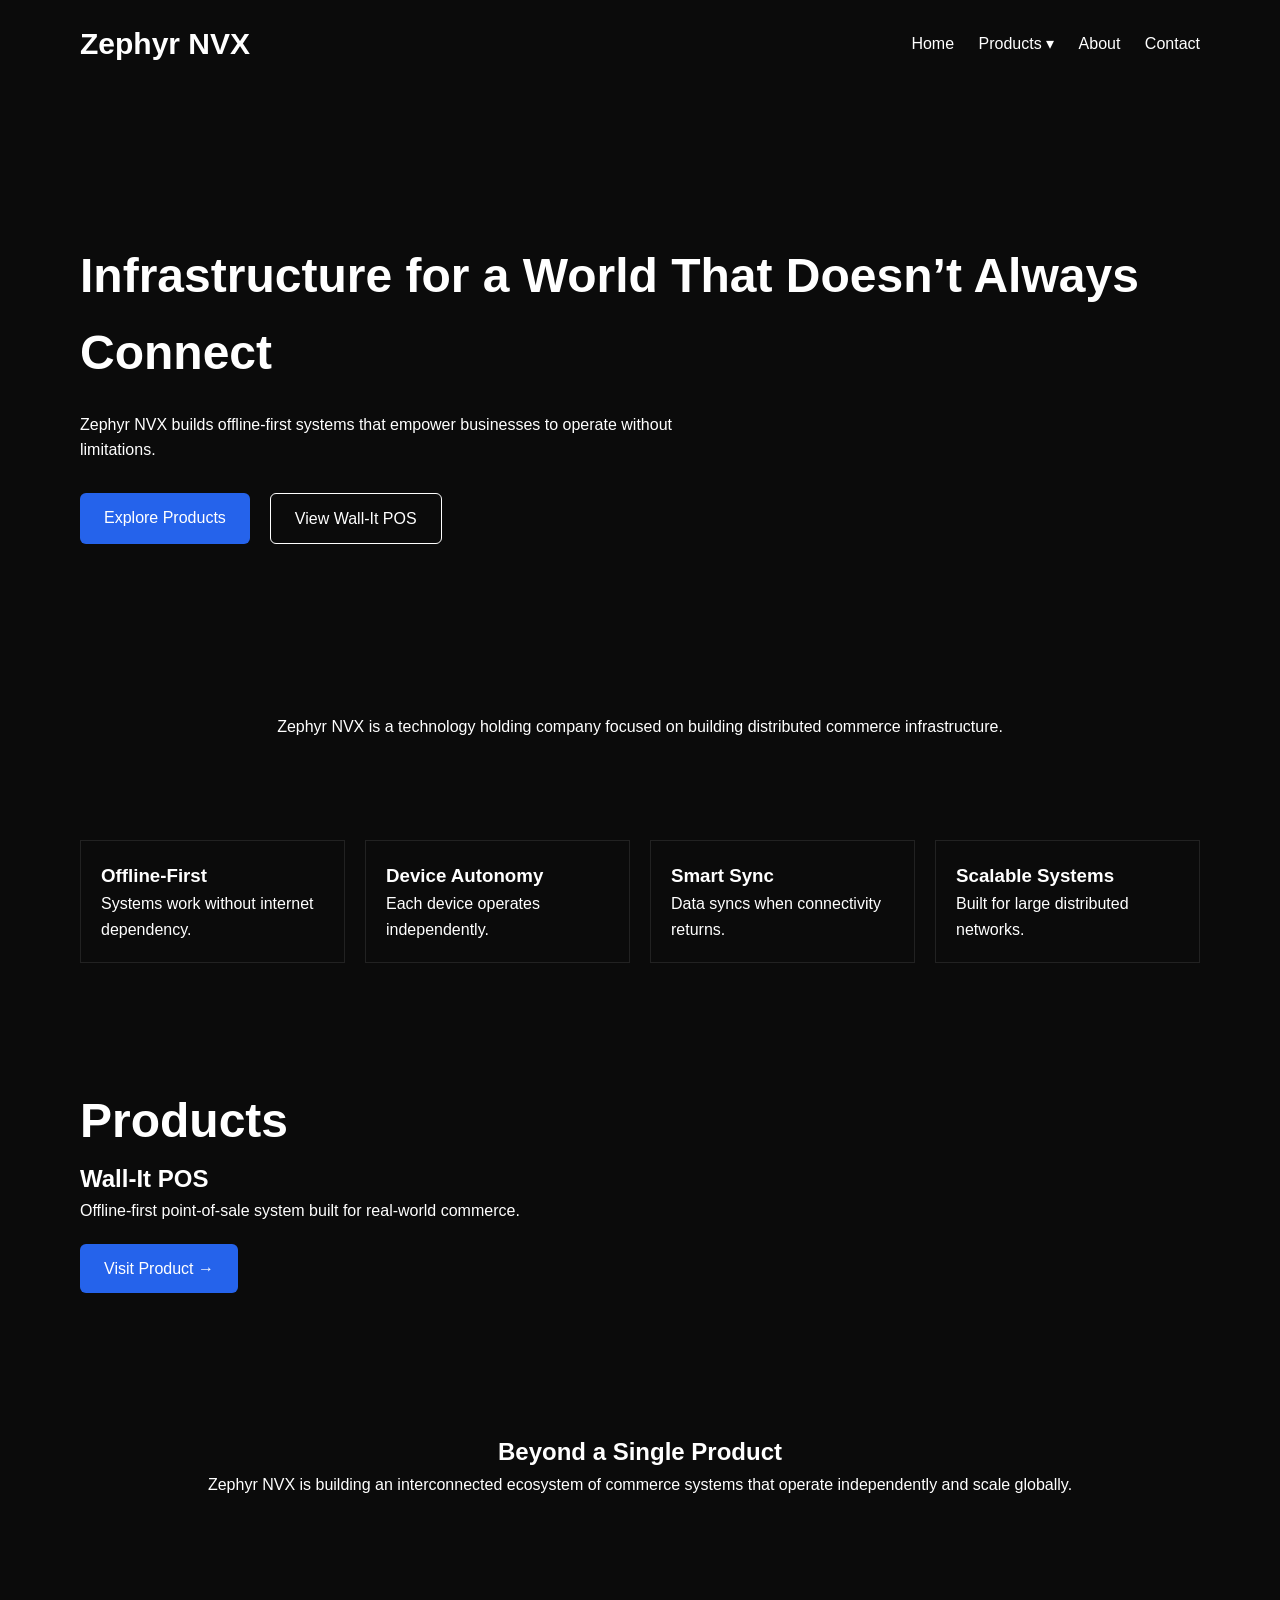
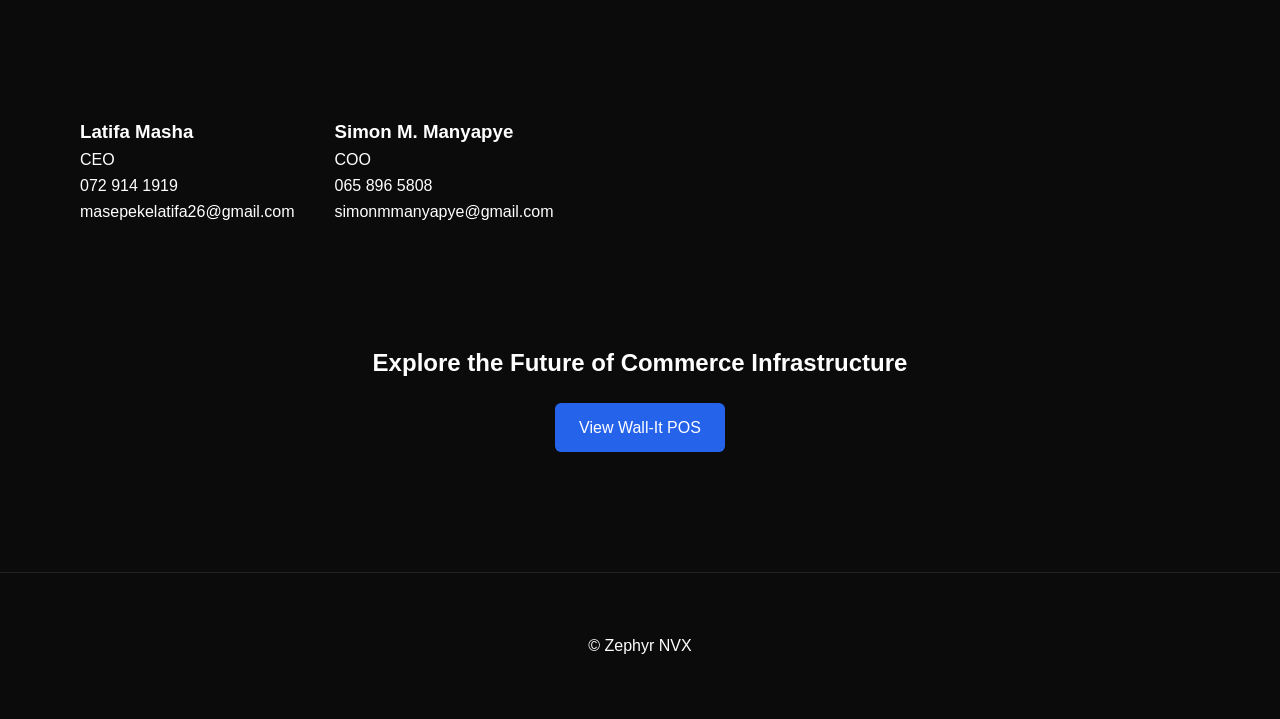
<file: index.html>
<!DOCTYPE html>

<html lang="en">

<head>
  <meta charset="UTF-8">
  <meta name="viewport" content="width=device-width, initial-scale=1.0">
  <title>Zephyr NVX</title>
  <link rel="stylesheet" href="zstyles.css">
</head>
<body>

  <!-- NAVBAR -->
  <header class="navbar">
    <div class="container nav-content">
      <div class="logo"><a href="#" id="logo">Zephyr NVX</a></div>
      <nav class="nav-links">
        <a href="#">Home</a>
        <div class="dropdown">
          <span id="dropdown">Products ▾</span>
          <div class="dropdown-menu">
            <a href="wallit.html" target="_blank" class="wallit">Wall-IT POS</a>
          </div>
        </div>
        <!-- <a href="#">Ecosystem</a> -->
        <a href="#about">About</a>
        <a href="#contact">Contact</a>
      </nav>
    </div>
  </header>

  <!-- HERO -->
  <section class="hero">
    <div class="container hero-content">
      <h1>Infrastructure for a World That Doesn’t Always Connect</h1>
      <p>Zephyr NVX builds offline-first systems that empower businesses to operate without limitations.</p>
      <div class="hero-buttons">
        <a href="#products" class="btn primary">Explore Products</a>
        <a href="wallit.html" target="_blank" class="btn secondary">View Wall-It POS</a>
      </div>
    </div>
  </section>

  <!-- IDENTITY -->
  <section class="identity" id="about">
    <div class="container center-text">
      <p>
        Zephyr NVX is a technology holding company focused on building distributed commerce infrastructure.
      </p>
    </div>
  </section>

  <!-- CORE PRINCIPLES -->
  <section class="principles">
    <div class="container grid-4">
      <div class="card">
        <h3>Offline-First</h3>
        <p>Systems work without internet dependency.</p>
      </div>
      <div class="card">
        <h3>Device Autonomy</h3>
        <p>Each device operates independently.</p>
      </div>
      <div class="card">
        <h3>Smart Sync</h3>
        <p>Data syncs when connectivity returns.</p>
      </div>
      <div class="card">
        <h3>Scalable Systems</h3>
        <p>Built for large distributed networks.</p>
      </div>
    </div>
  </section>

  <!-- PRODUCT -->
  <section class="product" id="products">
    <div class="container product-layout">
      <div>
        <h2 class="subheading">Products</h2>
        <h2>Wall-It POS</h2>
        <p>Offline-first point-of-sale system built for real-world commerce.</p>
        <a href="wallit.html" target="_blank" class="btn primary visit">Visit Product →</a>
      </div>
    </div>
  </section>

  <!-- VISION -->
  <section class="vision">
    <div class="container center-text">
      <h2>Beyond a Single Product</h2>
      <p>
        Zephyr NVX is building an interconnected ecosystem of commerce systems that operate independently and scale globally.
      </p>
    </div>
  </section>

  <!-- FOUNDERS -->
  <section class="founders" id="contact">
    <div class="container founders-grid">
      <div>
        <h3>Latifa Masha</h3>
        <p>CEO</p>
        <a href="tel:+27729141919" class="contact">072 914 1919</a>
        <a href="mailto:masepekelatifa26@gmail.com" class="contact">masepekelatifa26@gmail.com</a>
      </div>
      <div>
        <h3>Simon M. Manyapye</h3>
        <p>COO</p>
        <a href="tel:+27658965808" class="contact">065 896 5808</a>
        <a href="mailto:simonmmanyapye@gmail.com" class="contact">simonmmanyapye@gmail.com</a>
      </div>
    </div>
  </section>

  <!-- CTA -->
  <section class="cta">
    <div class="container center-text">
      <h2>Explore the Future of Commerce Infrastructure</h2>
      <a href="wallit.html" target="_blank" class="btn primary explore">View Wall-It POS</a>
    </div>
  </section>

  <!-- FOOTER -->
  <footer class="footer">
    <div class="container">
      <p>© Zephyr NVX</p>
    </div>
  </footer>

  <script>
  const dropdown = document.querySelector(".dropdown");
  const dropdownMenu = document.querySelector(".dropdown-menu");
  const dropdownButton = document.getElementById("dropdown");

  dropdownButton.addEventListener("click", () => {
    dropdownMenu.classList.toggle("show");
  });

  // Optional: close when clicking outside
  document.addEventListener("click", (e) => {
    if (!dropdown.contains(e.target)) {
      dropdownMenu.classList.remove("show");
    }
  });
</script>

</body>

</html>

</html>
</file>
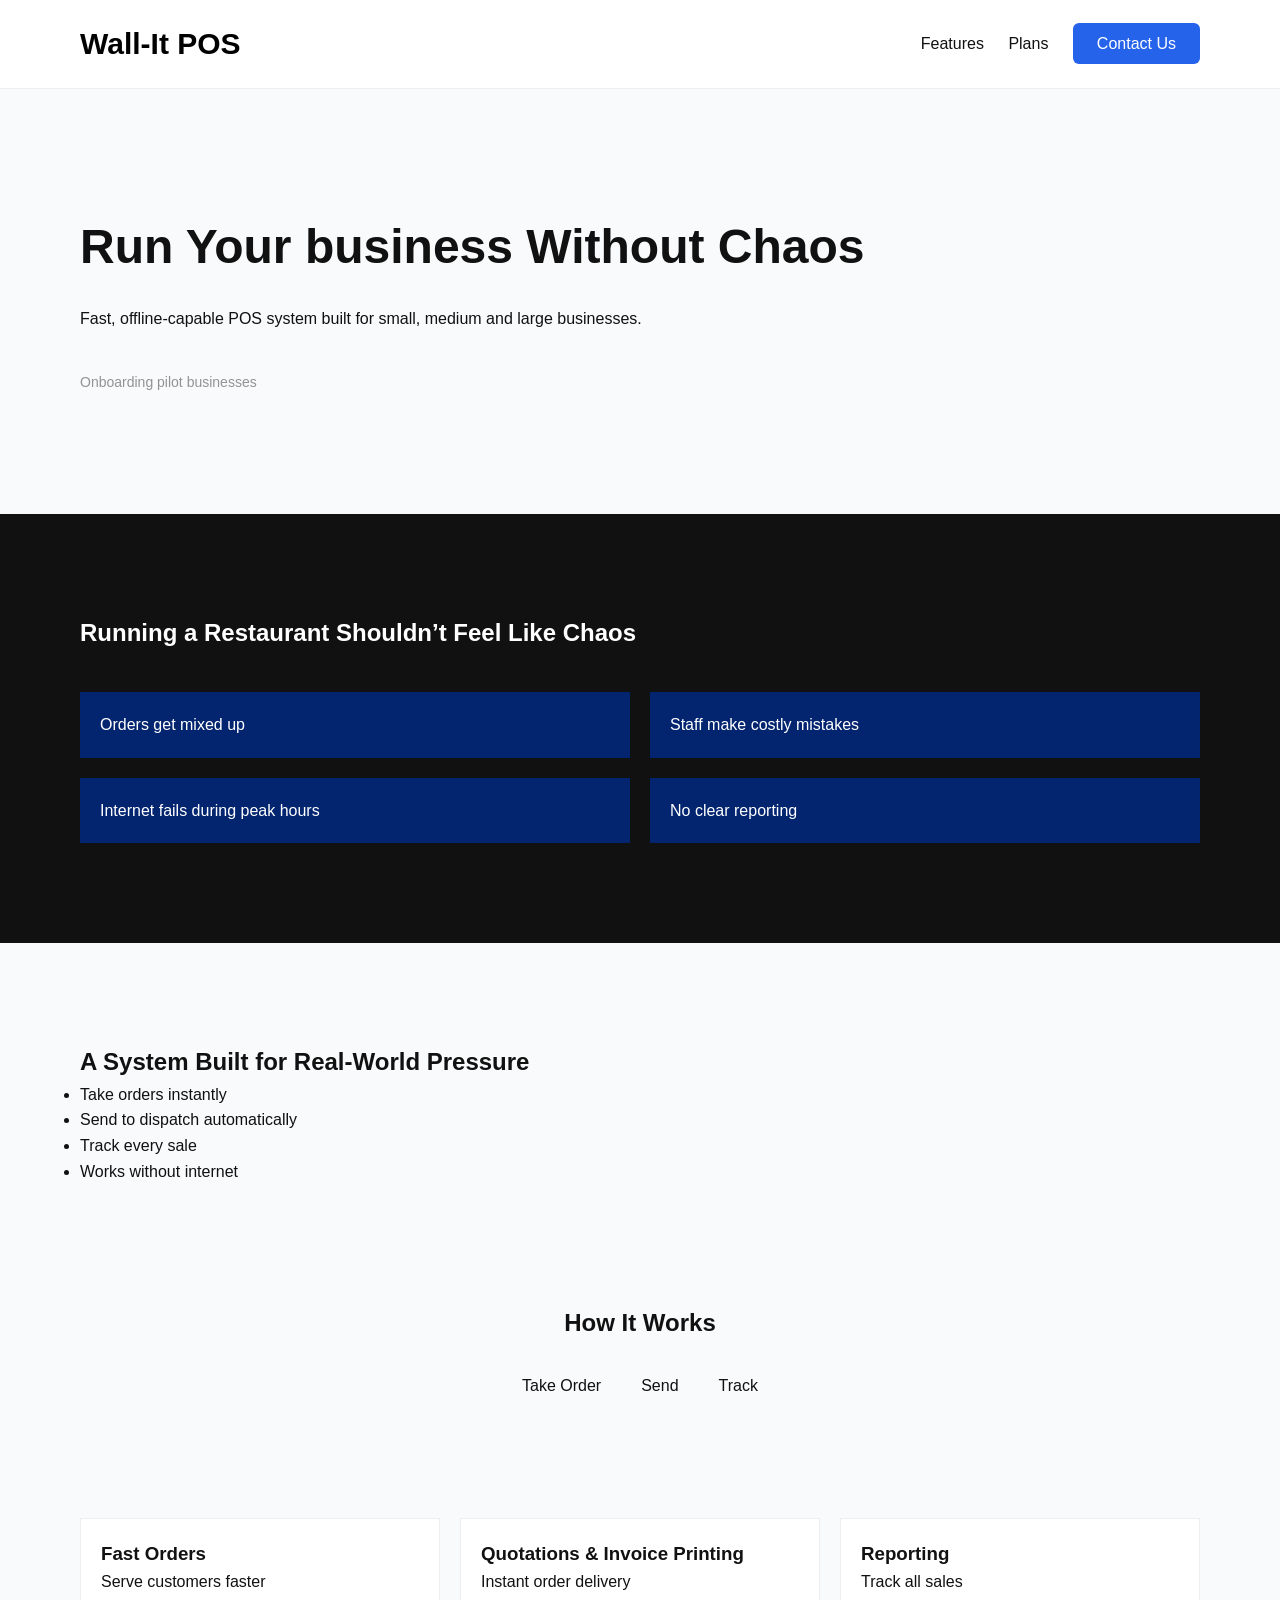
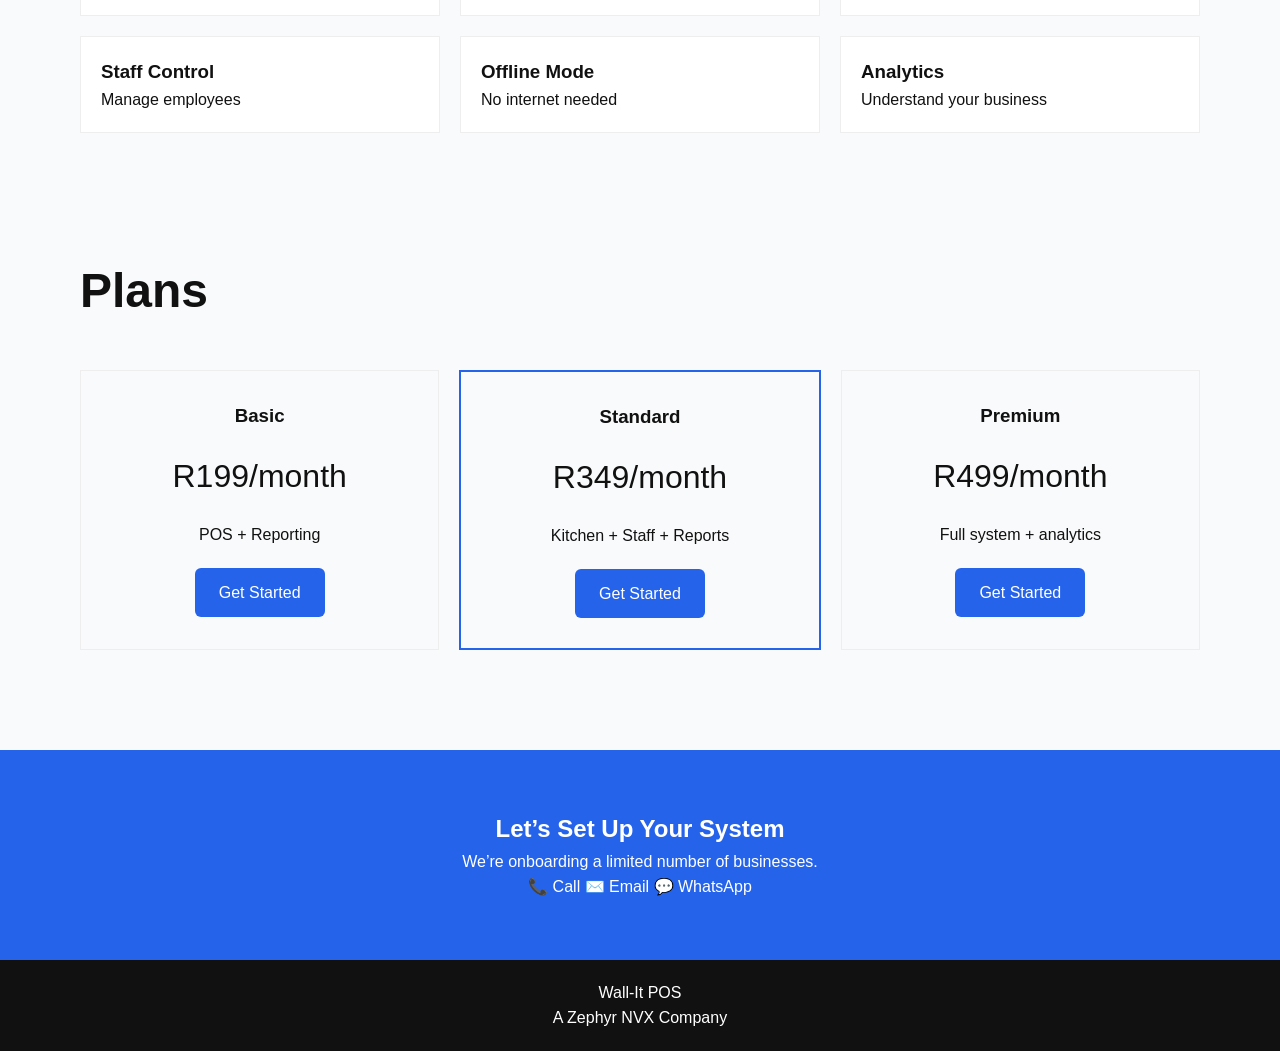
<file: wallit.html>
<!DOCTYPE html>

<html lang="en">

<head>
  <meta charset="UTF-8">
  <meta name="viewport" content="width=device-width, initial-scale=1.0">
  <title>Wall-It POS</title>
  <link rel="stylesheet" href="wstyles.css">
</head>

<body>
  <!-- NAVBAR -->
   <header class="navbar">
    <div class="container nav-content">
      <div class="logo"><a href="#" id="logo">Wall-It POS</a></div>
      <nav class="nav-links">
        <a href="#features">Features</a>
        <a href="#plans">Plans</a>
        <!-- <a href="#">Demo</a> -->
         <!-- <a href="#">Contact</a> -->
          <a href="#contact" class="btn primary">Contact Us</a>
      </nav>
    </header>


<!-- HERO -->
<section class="hero">
<div class="container hero-grid">

<div class="hero-text">
<h1>Run Your business Without Chaos</h1>
<p>Fast, offline-capable POS system built for small, medium and large businesses.</p>

<!-- <div class="hero-buttons">
<a href="#" class="btn primary">Book Demo</a>
<a href="#" class="btn secondary watch">Watch Demo</a>
</div> -->

<span class="tag">Onboarding pilot businesses</span>
</div>

<!-- <div class="hero-visual">
<div class="placeholder">App Preview</div>
</div> -->

</div>
</section>


<!-- PROBLEMS -->
<section class="problems">
<div class="container">
<h2>Running a Restaurant Shouldn’t Feel Like Chaos</h2>

<div class="grid-2">
<div class="card">Orders get mixed up</div>
<div class="card">Staff make costly mistakes</div>
<div class="card">Internet fails during peak hours</div>
<div class="card">No clear reporting</div>
</div>
</div>
</section>


<!-- SOLUTION -->
<section class="solution">
<div class="container split">

<div>
<h2>A System Built for Real-World Pressure</h2>
<ul>
<li>Take orders instantly</li>
<li>Send to dispatch automatically</li>
<li>Track every sale</li>
<li>Works without internet</li>
</ul>
</div>

<!-- <div class="placeholder">System Flow</div> -->

</div>
</section>


<!-- HOW IT WORKS -->
<section class="how">
<div class="container center">
<h2>How It Works</h2>

<div class="steps">
<div>Take Order</div>
<div>Send</div>
<div>Track</div>
</div>
</div>
</section>


<!-- FEATURES -->
<section class="features" id="features">
<div class="container grid-3">

<div class="feature-card">
<h3>Fast Orders</h3>
<p>Serve customers faster</p>
</div>

<div class="feature-card">
<h3>Quotations & Invoice Printing</h3>
<p>Instant order delivery</p>
</div>

<div class="feature-card">
<h3>Reporting</h3>
<p>Track all sales</p>
</div>

<div class="feature-card">
<h3>Staff Control</h3>
<p>Manage employees</p>
</div>

<div class="feature-card">
<h3>Offline Mode</h3>
<p>No internet needed</p>
</div>

<div class="feature-card">
<h3>Analytics</h3>
<p>Understand your business</p>
</div>

</div>
</section>


<!-- PRICING -->
<section class="pricing" id="plans">
<div class="container">

<h2 class="subheading">Plans</h2>

<div class="pricing-grid">

<div class="price-card">
<h3>Basic</h3>
<p class="price">R199/month</p>
<p>POS + Reporting</p>
<a href="#" class="btn primary planbtn">Get Started</a>
</div>

<div class="price-card highlight">
<h3>Standard</h3>
<p class="price">R349/month</p>
<p>Kitchen + Staff + Reports</p>
<a href="#" class="btn primary planbtn">Get Started</a>
</div>

<div class="price-card">
<h3>Premium</h3>
<p class="price">R499/month</p>
<p>Full system + analytics</p>
<a href="#" class="btn primary planbtn">Get Started</a>
</div>

</div>
</div>
</section>


<!-- CTA -->
<section class="cta" id="contact">
<div class="container center">
<h2>Let’s Set Up Your System</h2>
<p>We’re onboarding a limited number of businesses.</p>
<div class="contact-dropdown">
    <a href="tel:+27729141919">📞 Call</a>
    <a href="mailto:masepekelatifa26@gmail.com">✉️ Email</a>
    <a href="https://wa.me/27729141919" target="_blank">💬 WhatsApp</a>
  </div>
</div>
</section>


<!-- FOOTER -->
<footer class="footer">
<div class="container center">
<p>Wall-It POS</p>
<p>A Zephyr NVX Company</p>
</div>
</footer>

</body>
</html>
</file>
<file: zstyles.css>
html {
  scroll-behavior: smooth;
  scroll-padding-top: 100px;
}

* {
margin: 0;
padding: 0;
box-sizing: border-box;
}

/* BODY */
body {
font-family: Arial, sans-serif;
background: #0b0b0b;
color: #ffffff;
line-height: 1.6;
}

/* CONTAINER (controls width) */
.container {
max-width: 1200px;
margin: 0 auto;
padding: 0 40px;
}

/* NAVBAR */

#logo {
    text-decoration: none;
    color: white;
    font-size: 30px;
    font-weight: bold;
}

#logo:hover {
    color: rgb(148, 146, 146);
}

.navbar {
position: sticky;
top: 0;
background: #0b0b0b;
padding: 20px 0;
}

.nav-content {
display: flex;
justify-content: space-between;
align-items: center;
}

.nav-links a {
margin-left: 20px;
text-decoration: none;
color: white;
}

.nav-links a:hover {
    color: rgb(148, 146, 146);
}

/* DROPDOWN */
.dropdown {
position: relative;
display: inline-block;
margin-left: 20px;
}

.dropdown-menu {
display: none;
position: absolute;
background: transparent;
padding: 0;
width: 150px;
margin-left: -9px;
}

.dropdown-menu a {
  width: 100%;
  margin-left: 0px;
}

.dropdown:hover .dropdown-menu {
display: block;
}

.dropdown-menu li {
  width: 100%;
}

#dropdown {
    cursor: pointer;
}

#dropdown:hover {
    color: rgb(148, 146, 146);
}

/* HERO */
.hero {
padding: 150px 0;
}

.hero h1 {
font-size: 48px;
margin-bottom: 20px;
}

.hero p {
max-width: 600px;
margin-bottom: 30px;
}

.hero-buttons {
display: flex;
gap: 20px;
}

/* BUTTONS */
.btn {
padding: 12px 24px;
text-decoration: none;
border-radius: 6px;
}

.primary {
background: #2563eb;
color: white;
}

.primary:hover {
background: #032570;
color: white;
}

.visit {
  display: inline-block;
  margin-top: 20px;
}

.secondary {
border: 1px solid white;
color: white;
}

.secondary:hover {
background: white;
color: black;
}

/* CENTER TEXT */
.center-text {
text-align: center;
}

/* IDENTITY */
.identity {
padding: 100px 0;
margin-top: -80px;
}

/* GRID */
.grid-4 {
display: grid;
grid-template-columns: repeat(4, 1fr);
gap: 20px;
}

/* CARD */
.card {
padding: 20px;
border: 1px solid #222;
}

/* PRODUCT */
.subheading {
    font-size: 300%;
}

.product {
padding: 120px 0;
}

.product-layout {
display: flex;
justify-content: space-between;
}

/* VISION */
.vision {
padding: 120px 0;
margin-top: -100px;
}

/* FOUNDERS */
.founders {
padding: 100px 0;
}

.contact {
    text-decoration: none;
    color: white;
    display: block;
    width: 100%;
}

.contact:hover {
    color: #2563eb;
}

.founders-grid {
display: flex;
gap: 40px;
}

/* CTA */
.cta {
padding: 120px 0;
margin-top: -100px;
}

.explore {
    display: inline-block;
    margin-top: 20px;
}

/* FOOTER */
.footer {
padding: 60px 0;
text-align: center;
border-top: 1px solid #222;
}

/* =========================
   MOBILE RESPONSIVE STYLES
========================= */

@media (max-width: 1024px) {

  .grid-4 {
    grid-template-columns: repeat(2, 1fr);
  }

  .hero h1 {
    font-size: 40px;
  }

}

@media (max-width: 768px) {

  /* CONTAINER */
  .container {
    padding: 0 20px;
  }

  /* NAVBAR */
  .nav-content {
    flex-direction: column;
    gap: 20px;
  }

  .nav-links {
    display: flex;
    flex-wrap: wrap;
    justify-content: center;
    gap: 15px;
  }

  .nav-links a {
    margin-left: 0;
  }

  .dropdown {
    margin-left: 0;
  }

  /* HERO */
  .hero {
    padding: 100px 0;
    text-align: center;
  }

  .hero h1 {
    font-size: 34px;
    line-height: 1.2;
  }

  .hero p {
    max-width: 100%;
    font-size: 16px;
  }

  .hero-buttons {
    flex-direction: column;
    align-items: center;
  }

  .btn {
    width: 100%;
    max-width: 320px;
    text-align: center;
  }

  /* PRINCIPLES GRID */
  .grid-4 {
    grid-template-columns: 1fr;
  }

  /* PRODUCT */
  .product {
    padding: 80px 0;
  }

  .product-layout {
    flex-direction: column;
    gap: 30px;
  }

  .subheading {
    font-size: 40px;
  }

  /* FOUNDERS */
  .founders-grid {
    flex-direction: column;
    gap: 50px;
  }

  /* SPACING */
  .identity,
  .vision,
  .cta,
  .founders {
    padding: 80px 0;
    margin-top: 0;
  }

  /* FOOTER */
  .footer {
    padding: 40px 0;
  }

}

@media (max-width: 480px) {

  #logo {
    font-size: 24px;
    text-align: center;
  }

  .hero h1 {
    font-size: 28px;
  }

  .hero p {
    font-size: 15px;
  }

  .subheading {
    font-size: 32px;
  }

  .card {
    padding: 18px;
  }

}

/* MOBILE DROPDOWN FIX */

.dropdown-menu.show {
  display: block;
}
</file>
<file: wstyles.css>
html {
  scroll-behavior: smooth;
  scroll-padding-top: 100px;
}

* {
margin: 0;
padding: 0;
box-sizing: border-box;
}

/* BODY */
body {
font-family: Arial, sans-serif;
background: #f9fafb;
color: #111;
line-height: 1.6;
}

/* CONTAINER */
.container {
max-width: 1200px;
margin: auto;
padding: 0 40px;
}

/* NAVBAR */

#logo {
    text-decoration: none;
    color: black;
    font-size: 30px;
    font-weight: bold;
}

#logo:hover {
    color: rgb(148, 146, 146);
}

.navbar {
position: sticky;
top: 0;
background: white;
border-bottom: 1px solid #eee;
padding: 20px 0;
}

.nav-content {
display: flex;
align-items: center;
justify-content: space-between;
}

.nav-links a {
margin-left: 20px;
text-decoration: none;
color: #111;
}

.nav-links a:hover {
    color: rgb(148, 146, 146);
}

/* HERO */
.hero {
padding: 120px 0;
}

.hero-grid {
display: flex;
gap: 40px;
align-items: center;
}

.hero-text h1 {
font-size: 48px;
margin-bottom: 20px;
}

.hero-buttons {
margin-top: 20px;
display: flex;
gap: 15px;
}

.tag {
display: block;
margin-top: 15px;
font-size: 14px;
color: rgb(148, 146, 146);
margin-top: 40px;
}

.hero .watch {
    color: black !important;
}

/* PLACEHOLDER */
.placeholder {
background: #e5e7eb;
height: 250px;
display: flex;
align-items: center;
justify-content: center;
}

/* BUTTONS */
.btn {
padding: 12px 24px;
border-radius: 6px;
text-decoration: none;
}

.primary {
background: #2563eb;
color: white !important;
}

.primary:hover {
background: #032570;
color: white;
}

.secondary {
border: 1px solid #111;
background: white;
color: black;
display: inline-block;
margin-top: 20px;
}

.secondary:hover {
border: 1px solid rgb(148, 146, 146);
background: rgb(148, 146, 146);
color: white;
}

.planbtn {
  display: inline-block;
  margin-top: 20px;
}

/* PROBLEMS */
.problems {
padding: 100px 0;
background: #111;
color: white;
}

.grid-2 {
display: grid;
grid-template-columns: repeat(2, 1fr);
gap: 20px;
margin-top: 40px;
}

.card {
background: #032570;
padding: 20px;
}

/* SOLUTION */
.solution {
padding: 100px 0;
}

.split {
display: flex;
gap: 40px;
}

/* HOW */
.how {
padding: 100px 0;
margin-top: -80px;
}

.center {
text-align: center;
}

.steps {
display: flex;
justify-content: center;
gap: 40px;
margin-top: 30px;
}

/* FEATURES */
.features {
padding: 100px 0;
margin-top: -80px;
}

.grid-3 {
display: grid;
grid-template-columns: repeat(3, 1fr);
gap: 20px;
}

.feature-card {
padding: 20px;
border: 1px solid #eee;
background: white;
}

/* PRICING */

.subheading {
    font-size: 300%;
}

.pricing {
padding: 100px 0;
margin-top: -80px;
}

.pricing-grid {
display: flex;
gap: 20px;
margin-top: 40px;
}

.price-card {
flex: 1;
padding: 30px;
border: 1px solid #eee;
text-align: center;
transition: all 0.3s ease;
}

.highlight {
border: 2px solid #2563eb;
}

.price {
font-size: 32px;
margin: 20px 0;
}

.price-card:not(.highlight):hover {
  border: 2px solid #2563eb;
}

.pricing-grid:has(.price-card:not(.highlight):hover) .price-card.highlight {
  border: 2px solid #eee;
}

/* CTA */
.cta {
padding: 60px 0;
background: #2563eb;
color: white;
}

.contact-dropdown a {
    text-decoration: none;
    color: white;
}

.contact-dropdown a:hover {
    color: #032570;
}

/* FOOTER */
.footer {
padding: 20px 0;
background: #111;
color: white;
}

/* =========================
   RESPONSIVE
========================= */

@media (max-width: 1024px) {

  .hero-text h1 {
    font-size: 42px;
  }

  .grid-3 {
    grid-template-columns: repeat(2, 1fr);
  }

}

@media (max-width: 768px) {

  body {
    overflow-x: hidden;
  }

  /* CONTAINER */
  .container {
    width: 100%;
    padding: 0 24px;
    margin: 0 auto;
  }

  /* NAVBAR */
  .nav-content {
    flex-direction: column;
    justify-content: center;
    align-items: center;
    gap: 20px;
    text-align: center;
  }

  .nav-links {
    display: flex;
    flex-wrap: wrap;
    justify-content: center;
    align-items: center;
    gap: 15px;
  }

  .nav-links a {
    margin-left: 0;
  }

  /* HERO */
  .hero {
    padding: 100px 0;
    text-align: center;
  }

  .hero-grid {
    display: flex;
    flex-direction: column;
    justify-content: center;
    align-items: center;
    gap: 40px;
  }

  .hero-text {
    width: 100%;
    max-width: 650px;
    margin: 0 auto;
  }

  .hero-text h1 {
    font-size: 34px;
    line-height: 1.2;
  }

  .hero-text p {
    font-size: 16px;
    max-width: 500px;
    margin: 0 auto;
  }

  .tag {
    margin-top: 30px;
  }

  /* BUTTONS */
  .hero-buttons {
    flex-direction: column;
    align-items: center;
  }

  .btn {
    width: 100%;
    max-width: 320px;
    text-align: center;
  }

  /* PROBLEMS */
  .problems {
    text-align: center;
  }

  .grid-2 {
    grid-template-columns: 1fr;
  }

  /* SOLUTION */
  .solution {
    text-align: center;
  }

  .split {
    flex-direction: column;
    justify-content: center;
    align-items: center;
  }

  .split div {
    width: 100%;
    max-width: 650px;
    margin: 0 auto;
  }

  .solution ul {
    padding-left: 0;
    list-style-position: inside;
  }

  /* HOW */
  .how {
    text-align: center;
  }

  .steps {
    flex-direction: column;
    justify-content: center;
    align-items: center;
    gap: 20px;
  }

  .steps div {
    width: 100%;
    max-width: 300px;
  }

  /* FEATURES */
  .features {
    text-align: center;
  }

  .grid-3 {
    grid-template-columns: 1fr;
  }

  .feature-card {
    width: 100%;
    margin: 0 auto;
  }

  /* PRICING */
  .pricing {
    text-align: center;
  }

  .pricing-grid {
    display: flex;
    flex-direction: column;
    align-items: center;
    gap: 25px;
  }

  .price-card {
    width: 100%;
    max-width: 350px;
  }

  /* CTA */
  .cta {
    text-align: center;
  }

  .contact-dropdown {
    display: flex;
    flex-direction: column;
    align-items: center;
    gap: 15px;
  }

  .contact-dropdown a {
    width: 100%;
    max-width: 320px;
    text-align: center;
  }

  /* FOOTER */
  .footer {
    text-align: center;
  }

  /* SECTION SPACING */
  .hero,
  .problems,
  .solution,
  .how,
  .features,
  .pricing,
  .cta {
    padding: 80px 0;
  }

}

@media (max-width: 480px) {

  #logo {
    font-size: 24px;
  }

  .hero-text h1 {
    font-size: 28px;
  }

  .hero-text p {
    font-size: 15px;
  }

  .subheading {
    font-size: 32px;
  }

  .feature-card,
  .price-card,
  .card {
    padding: 20px;
  }

}
</file>
